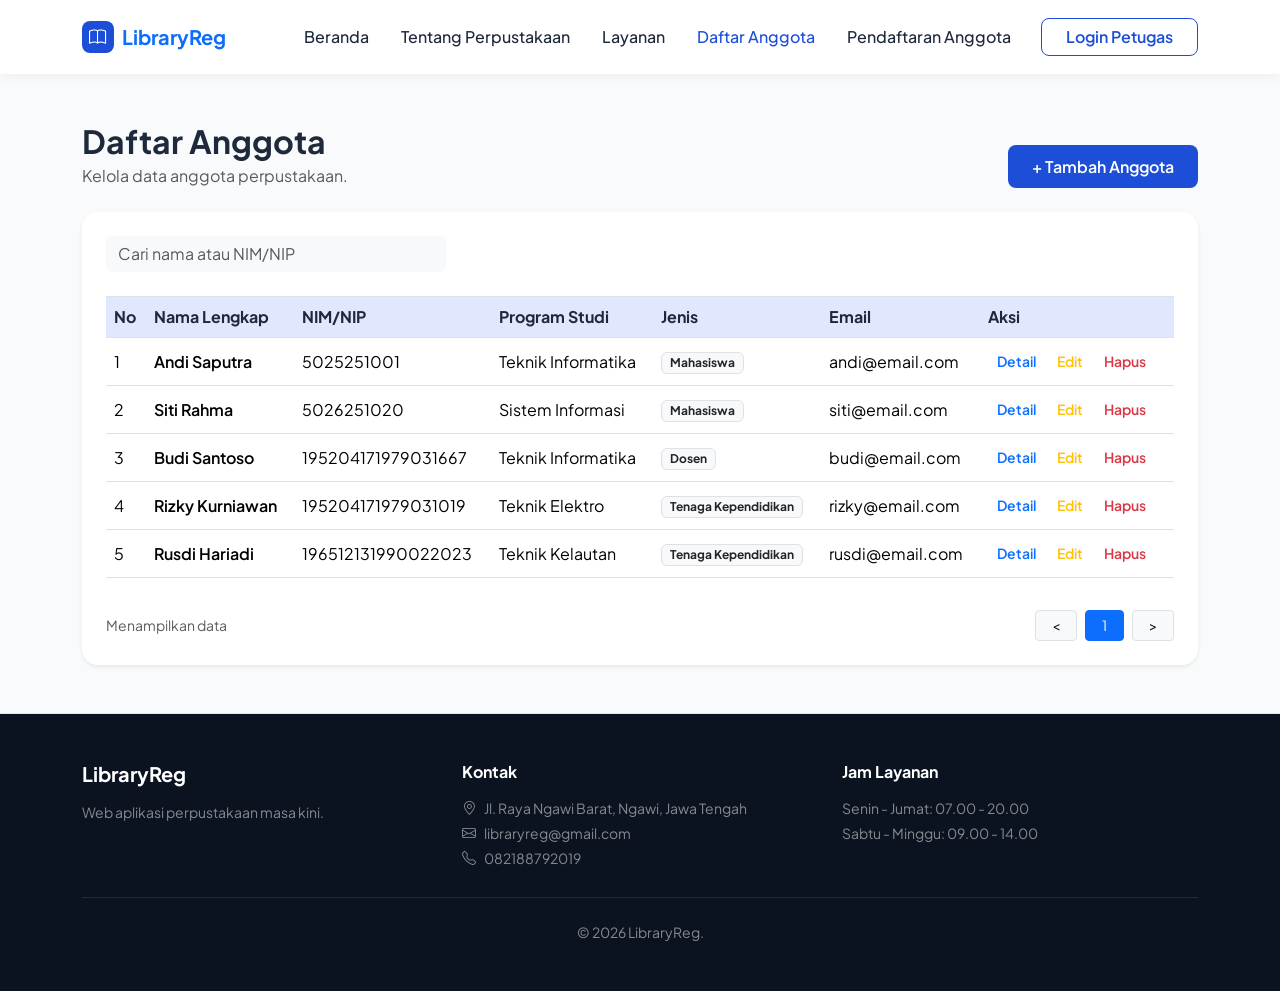
<file: anggota.html>
<!DOCTYPE html>
<html lang="id">
<head>
    <meta charset="UTF-8">
    <meta name="viewport" content="width=device-width, initial-scale=1.0">
    <title>Daftar Anggota - LibraryReg</title>
    <link href="https://cdn.jsdelivr.net/npm/bootstrap@5.3.0/dist/css/bootstrap.min.css" rel="stylesheet">
    <link rel="stylesheet" href="https://cdn.jsdelivr.net/npm/bootstrap-icons@1.10.5/font/bootstrap-icons.css">
    <link rel="stylesheet" href="style.css">
</head>
<body>
    <!-- Header -->
    <header>
        <nav class="navbar navbar-expand-lg sticky-top py-3 bg-white">
            <div class="container d-flex gap-5">
                <a class="navbar-brand d-flex align-items-center gap-2 m-0" href="index.html">
                    <div class="brand-icon">
                        <i class="bi bi-book"></i>
                    </div>
                    <h5 class="fw-bold mb-0 text-primary">LibraryReg</h5>
                </a>

                <button class="navbar-toggler border-0 shadow-none" type="button" data-bs-toggle="collapse" data-bs-target="#navMenu">
                    <span class="navbar-toggler-icon"></span>
                </button>

                <div class="collapse navbar-collapse mt-3 mt-lg-0" id="navMenu">
                    <ul class="navbar-nav mx-auto gap-2 gap-lg-3 align-items-center my-3 my-lg-0">
                        <li class="nav-item">
                            <a class="nav-link text-center d-flex align-items-center justify-content-center" href="index.html">Beranda</a>
                        </li>
                        <li class="nav-item">
                            <a class="nav-link text-center d-flex align-items-center justify-content-center" href="index.html#tentang">Tentang Perpustakaan</a>
                        </li>
                        <li class="nav-item">
                            <a class="nav-link text-center d-flex align-items-center justify-content-center" href="index.html#layanan">Layanan</a>
                        </li>
                        <li class="nav-item">
                            <a class="nav-link text-center d-flex align-items-center justify-content-center active" href="anggota.html">Daftar Anggota</a>
                        </li>
                        <li class="nav-item">
                            <a class="nav-link text-center d-flex align-items-center justify-content-center" href="pendaftaran.html">Pendaftaran Anggota</a>
                        </li>
                    </ul>

                    <div class="d-flex justify-content-center justify-content-lg-end">
                        <a href="login.html" id="navLoginBtn" class="btn btn-login-nav px-4">Login Petugas</a>
                    </div>
                </div>
            </div>
        </nav>
    </header>

    <div class="container py-5 flex-grow-1">
        <div class="d-flex justify-content-between align-items-end mb-4">
            <div>
                <h2 class="fw-bold mb-1">Daftar Anggota</h2>
                <p class="text-muted mb-0">Kelola data anggota perpustakaan.</p>
            </div>
            <a href="pendaftaran.html" class="btn btn-primary-custom">+ Tambah Anggota</a>
        </div>

        <div class="card border-0 shadow-sm p-4 rounded-4">
            <div class="row mb-4">
                <div class="col-md-4">
                    <input type="text" id="searchInput" class="form-control bg-light border-0" placeholder="Cari nama atau NIM/NIP">
                </div>
            </div>

            <div class="table-responsive">
                <table class="table table-hover border-top">
                    <thead>
                        <tr>
                            <th>No</th>
                            <th>Nama Lengkap</th>
                            <th>NIM/NIP</th>
                            <th>Program Studi</th>
                            <th>Jenis</th>
                            <th>Email</th>
                            <th>Aksi</th>
                        </tr>
                    </thead>
                    <tbody id="tableBody">
                        <!-- Data diisi oleh JS -->
                    </tbody>
                </table>
            </div>
            <div class="d-flex justify-content-between align-items-center mt-3 text-muted small">
                <span id="dataCount">Menampilkan data</span>
                <div class="d-flex gap-2">
                    <button class="btn btn-sm btn-light border px-3">&lt;</button>
                    <button class="btn btn-sm btn-primary px-3 text-white">1</button>
                    <button class="btn btn-sm btn-light border px-3">&gt;</button>
                </div>
            </div>
        </div>
    </div>

    <!-- Footer -->
    <footer class="py-5 text-white" style="background-color: #0b1320;">
        <div class="container">
            <div class="row g-4">
                <div class="col-md-4">
                    <h5 class="fw-bold text-white mb-3">LibraryReg</h5>
                    <p class="text-white-50 small">Web aplikasi perpustakaan masa kini.</p>
                </div>
                <div class="col-md-4">
                    <h6 class="fw-bold text-white mb-3">Kontak</h6>
                    <p class="text-white-50 small mb-1"><i class="bi bi-geo-alt me-2"></i>Jl. Raya Ngawi Barat, Ngawi, Jawa Tengah</p>
                    <p class="text-white-50 small mb-1"><i class="bi bi-envelope me-2"></i>libraryreg@gmail.com</p>
                    <p class="text-white-50 small mb-1"><i class="bi bi-telephone me-2"></i>082188792019</p>
                </div>
                <div class="col-md-4">
                    <h6 class="fw-bold text-white mb-3">Jam Layanan</h6>
                    <p class="text-white-50 small mb-1">Senin - Jumat: 07.00 - 20.00</p>
                    <p class="text-white-50 small mb-1">Sabtu - Minggu: 09.00 - 14.00</p>
                </div>
            </div>
            <hr class="my-4 border-secondary opacity-25">
            <div class="text-center text-white-50 small">
                &copy; 2026 LibraryReg.
            </div>
        </div>
    </footer>

    <script src="https://cdn.jsdelivr.net/npm/bootstrap@5.3.0/dist/js/bootstrap.bundle.min.js"></script>
    <script src="script.js"></script>
</body>
</html>
</file>
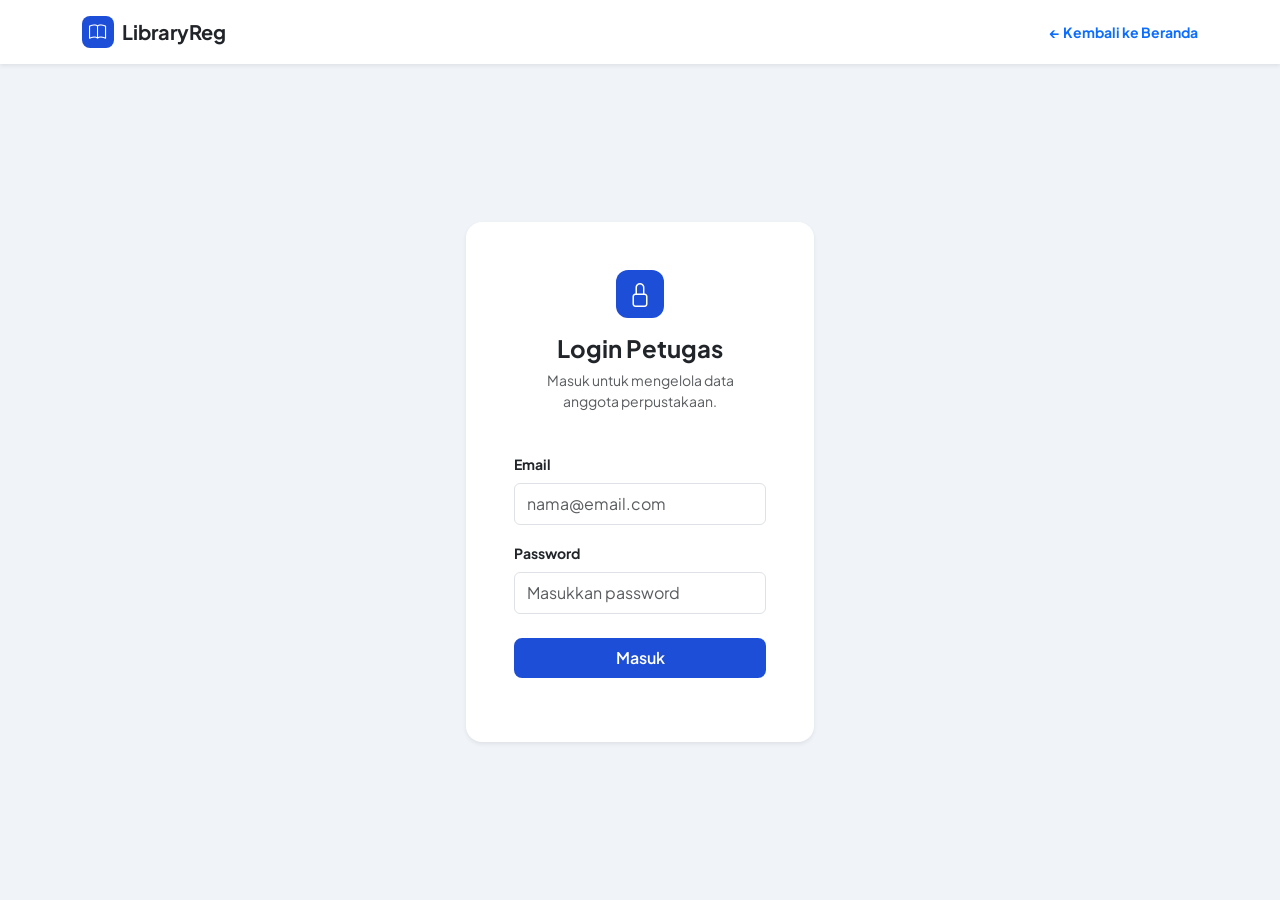
<file: login.html>
<!DOCTYPE html>
<html lang="id">
<head>
    <meta charset="UTF-8">
    <meta name="viewport" content="width=device-width, initial-scale=1.0">
    <title>Login - LibraryReg</title>
    <link href="https://cdn.jsdelivr.net/npm/bootstrap@5.3.0/dist/css/bootstrap.min.css" rel="stylesheet">
    <link rel="stylesheet" href="https://cdn.jsdelivr.net/npm/bootstrap-icons@1.10.5/font/bootstrap-icons.css">
    <link rel="stylesheet" href="style.css">
</head>
<body class="d-flex flex-column min-vh-100 login-page">

    <!-- Header Login -->
    <header class="login-header py-3 shadow-sm">
        <div class="container d-flex justify-content-between align-items-center">
            <div class="d-flex align-items-center gap-2">
                <div class="brand-icon">
                    <i class="bi bi-book"></i>
                </div>
                <h5 class="fw-bold mb-0 text-dark">LibraryReg</h5>
            </div>
            <a href="index.html" class="text-decoration-none fw-bold small text-primary">
                &larr; Kembali ke Beranda
            </a>
        </div>
    </header>

    <!-- Form Login Petugas -->
    <div class="container flex-grow-1 d-flex align-items-center justify-content-center py-5">
        <div class="row justify-content-center w-100">
            <div class="col-md-5 col-lg-4">
                <div class="card border-0 shadow-sm p-4 p-md-5 rounded-4 bg-white">
                    <div class="text-center mb-4">
                        <div class="lock-icon-box mb-3">
                            <i class="bi bi-lock"></i>
                        </div>
                        <h4 class="fw-bold mb-2">Login Petugas</h4>
                        <p class="text-muted small px-3">Masuk untuk mengelola data anggota perpustakaan.</p>
                    </div>

                    <form id="formLogin">
                        <div class="mb-3">
                            <label class="form-label fw-bold small text-dark">Email</label>
                            <input type="email" id="loginEmail" class="form-control py-2" placeholder="nama@email.com" required>
                        </div>
                        <div class="mb-4">
                            <label class="form-label fw-bold small text-dark">Password</label>
                            <input type="password" id="loginPass" class="form-control py-2" placeholder="Masukkan password" required>
                        </div>
                        
                        <button type="submit" class="btn btn-primary-custom w-100 py-2 mb-3">Masuk</button>
                        
                        <div id="loginAlert" class="alert d-none p-2 small mb-0 text-center fw-semibold text-white" role="alert"></div>
                    </form>
                </div>
            </div>
        </div>
    </div>

    <script src="script.js"></script>
</body>
</html>
</file>
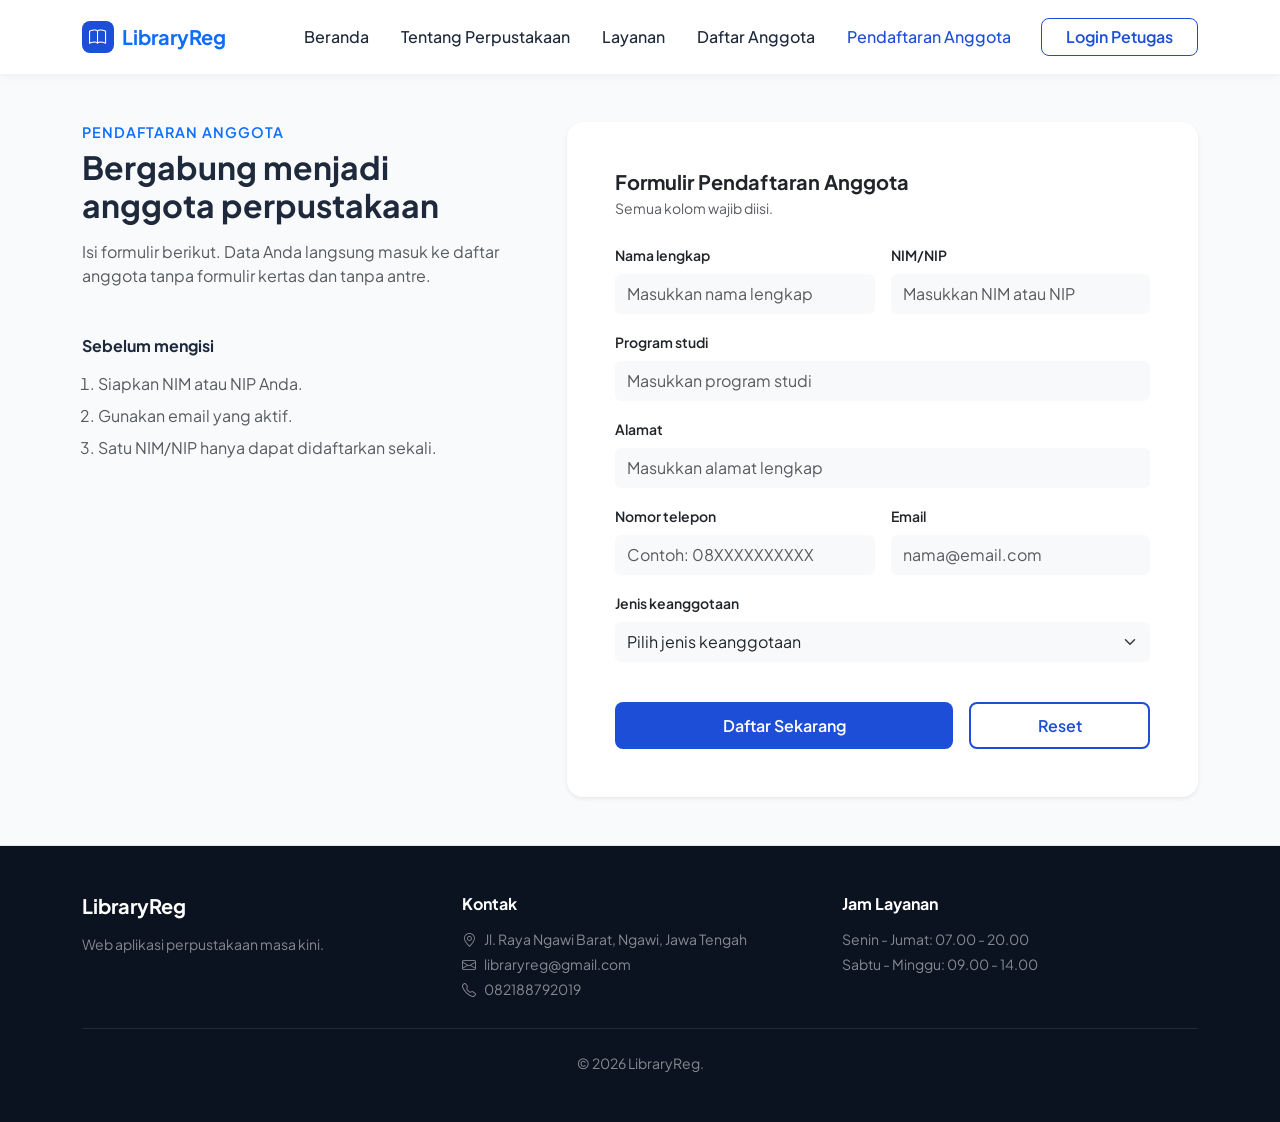
<file: pendaftaran.html>
<!DOCTYPE html>
<html lang="id">
<head>
    <meta charset="UTF-8">
    <meta name="viewport" content="width=device-width, initial-scale=1.0">
    <title>Pendaftaran - LibraryReg</title>
    <link href="https://cdn.jsdelivr.net/npm/bootstrap@5.3.0/dist/css/bootstrap.min.css" rel="stylesheet">
    <link rel="stylesheet" href="https://cdn.jsdelivr.net/npm/bootstrap-icons@1.10.5/font/bootstrap-icons.css">
    <link rel="stylesheet" href="style.css">
</head>
<body>
    <!-- Header -->
    <header>
        <nav class="navbar navbar-expand-lg sticky-top py-3 bg-white">
            <div class="container d-flex gap-5">
                <a class="navbar-brand d-flex align-items-center gap-2 m-0" href="index.html">
                    <div class="brand-icon">
                        <i class="bi bi-book"></i>
                    </div>
                    <h5 class="fw-bold mb-0 text-primary">LibraryReg</h5>
                </a>

                <button class="navbar-toggler border-0 shadow-none" type="button" data-bs-toggle="collapse" data-bs-target="#navMenu">
                    <span class="navbar-toggler-icon"></span>
                </button>

                <div class="collapse navbar-collapse mt-3 mt-lg-0" id="navMenu">
                    <ul class="navbar-nav mx-auto gap-2 gap-lg-3 align-items-center my-3 my-lg-0">
                        <li class="nav-item">
                            <a class="nav-link text-center d-flex align-items-center justify-content-center" href="index.html">Beranda</a>
                        </li>
                        <li class="nav-item">
                            <a class="nav-link text-center d-flex align-items-center justify-content-center" href="index.html#tentang">Tentang Perpustakaan</a>
                        </li>
                        <li class="nav-item">
                            <a class="nav-link text-center d-flex align-items-center justify-content-center" href="index.html#layanan">Layanan</a>
                        </li>
                        <li class="nav-item">
                            <a class="nav-link text-center d-flex align-items-center justify-content-center" href="anggota.html">Daftar Anggota</a>
                        </li>
                        <li class="nav-item">
                            <a class="nav-link text-center d-flex align-items-center justify-content-center active" href="pendaftaran.html">Pendaftaran Anggota</a>
                        </li>
                    </ul>

                    <div class="d-flex justify-content-center justify-content-lg-end">
                        <a href="login.html" id="navLoginBtn" class="btn btn-login-nav px-4">Login Petugas</a>
                    </div>
                </div>
            </div>
        </nav>
    </header>

    <div class="container py-5 flex-grow-1">
        <div class="row align-items-start g-5">
            <div class="col-lg-5">
                <p class="subtitle-hero text-primary mb-1">PENDAFTARAN ANGGOTA</p>
                <h2 class="fw-bold mb-3">Bergabung menjadi anggota perpustakaan</h2>
                <p class="text-muted mb-4">Isi formulir berikut. Data Anda langsung masuk ke daftar anggota tanpa formulir kertas dan tanpa antre.</p>
                
                <h6 class="fw-bold mt-5 mb-3">Sebelum mengisi</h6>
                <ol class="text-muted ps-3">
                    <li class="mb-2">Siapkan NIM atau NIP Anda.</li>
                    <li class="mb-2">Gunakan email yang aktif.</li>
                    <li class="mb-2">Satu NIM/NIP hanya dapat didaftarkan sekali.</li>
                </ol>
            </div>
            <div class="col-lg-7">
                <div class="card border-0 shadow-sm p-4 p-md-5 rounded-4 bg-white">
                    <h5 class="fw-bold mb-1">Formulir Pendaftaran Anggota</h5>
                    <p class="text-muted small mb-4">Semua kolom wajib diisi.</p>

                    <form id="formPendaftaran">
                        <div class="row g-3">
                            <div class="col-md-6">
                                <label class="form-label fw-semibold small">Nama lengkap</label>
                                <input type="text" id="regNama" class="form-control bg-light border-0 py-2" placeholder="Masukkan nama lengkap" required>
                            </div>
                            <div class="col-md-6">
                                <label class="form-label fw-semibold small">NIM/NIP</label>
                                <input type="text" id="regNim" class="form-control bg-light border-0 py-2" placeholder="Masukkan NIM atau NIP" required>
                            </div>
                            <div class="col-12">
                                <label class="form-label fw-semibold small">Program studi</label>
                                <input type="text" id="regProdi" class="form-control bg-light border-0 py-2" placeholder="Masukkan program studi" required>
                            </div>
                            <div class="col-12">
                                <label class="form-label fw-semibold small">Alamat</label>
                                <input type="text" id="regAlamat" class="form-control bg-light border-0 py-2" placeholder="Masukkan alamat lengkap" required>
                            </div>
                            <div class="col-md-6">
                                <label class="form-label fw-semibold small">Nomor telepon</label>
                                <input type="tel" id="regTelepon" class="form-control bg-light border-0 py-2" placeholder="Contoh: 08XXXXXXXXXX" required>
                            </div>
                            <div class="col-md-6">
                                <label class="form-label fw-semibold small">Email</label>
                                <input type="email" id="regEmail" class="form-control bg-light border-0 py-2" placeholder="nama@email.com" required>
                            </div>
                            <div class="col-12 mb-4">
                                <label class="form-label fw-semibold small">Jenis keanggotaan</label>
                                <select id="regJenis" class="form-select bg-light border-0 py-2" required>
                                    <option value="" hidden>Pilih jenis keanggotaan</option>
                                    <option value="Mahasiswa">Mahasiswa</option>
                                    <option value="Dosen">Dosen</option>
                                    <option value="Tenaga Kependidikan">Tenaga Kependidikan</option>
                                </select>
                            </div>
                            <div class="col-12 d-flex gap-3">
                                <button type="submit" class="btn btn-primary-custom w-100">Daftar Sekarang</button>
                                <button type="reset" id="btnReset" class="btn btn-outline-custom w-50">Reset</button>
                            </div>
                        </div>
                    </form>
                    <div id="notifBox" class="alert d-none mt-3" role="alert"></div>
                </div>
            </div>
        </div>
    </div>

    <!-- Footer -->
    <footer class="py-5 text-white" style="background-color: #0b1320;">
        <div class="container">
            <div class="row g-4">
                <div class="col-md-4">
                    <h5 class="fw-bold text-white mb-3">LibraryReg</h5>
                    <p class="text-white-50 small">Web aplikasi perpustakaan masa kini.</p>
                </div>
                <div class="col-md-4">
                    <h6 class="fw-bold text-white mb-3">Kontak</h6>
                    <p class="text-white-50 small mb-1"><i class="bi bi-geo-alt me-2"></i>Jl. Raya Ngawi Barat, Ngawi, Jawa Tengah</p>
                    <p class="text-white-50 small mb-1"><i class="bi bi-envelope me-2"></i>libraryreg@gmail.com</p>
                    <p class="text-white-50 small mb-1"><i class="bi bi-telephone me-2"></i>082188792019</p>
                </div>
                <div class="col-md-4">
                    <h6 class="fw-bold text-white mb-3">Jam Layanan</h6>
                    <p class="text-white-50 small mb-1">Senin - Jumat: 07.00 - 20.00</p>
                    <p class="text-white-50 small mb-1">Sabtu - Minggu: 09.00 - 14.00</p>
                </div>
            </div>
            <hr class="my-4 border-secondary opacity-25">
            <div class="text-center text-white-50 small">
                &copy; 2026 LibraryReg.
            </div>
        </div>
    </footer>

    <script src="https://cdn.jsdelivr.net/npm/bootstrap@5.3.0/dist/js/bootstrap.bundle.min.js"></script>
    <script src="script.js"></script>
</body>
</html>
</file>
<file: style.css>
@import url('https://fonts.googleapis.com/css2?family=Plus+Jakarta+Sans:wght@400;500;600;700;800&display=swap');

:root {
    --primary: #1d4ed8;
    --primary-hover: #1e3a8a;
    --text-dark: #1e293b;
    --text-muted: #64748b;
    --bg-light: #f8fafc;
    --bg-blue-light: #e0e7ff;
}

body {
    font-family: 'Plus Jakarta Sans', sans-serif;
    color: var(--text-dark);
    background-color: var(--bg-light);
    display: flex;
    flex-direction: column;
    min-height: 100vh;
}

/* Navbar */
.navbar {
    background-color: #ffffff;
    box-shadow: 0 2px 10px rgba(0,0,0,0.05);
}
.navbar-brand {
    font-weight: 800;
    color: var(--primary) !important;
}
.nav-link {
    font-weight: 500;
    color: var(--text-dark) !important;
}
.nav-link:hover, .nav-link.active {
    color: var(--primary) !important;
}
.btn-login-nav {
    border: 1px solid var(--primary);
    color: var(--primary);
    border-radius: 8px;
    font-weight: 600;
}
.btn-login-nav:hover {
    background-color: var(--primary);
    color: #fff;
}

/* Tombol Kustom */
.btn-primary-custom {
    background-color: var(--primary);
    color: white;
    border: none;
    border-radius: 8px;
    font-weight: 600;
    padding: 0.6rem 1.5rem;
}
.btn-primary-custom:hover {
    background-color: var(--primary-hover);
    color: white;
}
.btn-outline-custom {
    border: 2px solid var(--primary);
    color: var(--primary);
    border-radius: 8px;
    font-weight: 600;
    padding: 0.6rem 1.5rem;
}
.btn-outline-custom:hover {
    background-color: var(--bg-blue-light);
}

/* Section Halaman Utama */
.hero-section {
    background-color: var(--bg-blue-light);
    border-radius: 24px;
    padding: 4rem 3rem;
    margin-top: 2rem;
}
.subtitle-hero {
    color: var(--text-muted);
    font-weight: 600;
    letter-spacing: 1px;
    font-size: 0.9rem;
}
.stats-number {
    font-size: 2.5rem;
    font-weight: 800;
    color: var(--primary);
}

/* Footer */
footer {
    background-color: #ffffff;
    border-top: 1px solid #e2e8f0;
    margin-top: auto;
}

/* Tabel */
.table th { background-color: var(--bg-blue-light); color: var(--text-dark); }
.badge-role { font-size: 0.85rem; padding: 0.4rem 0.6rem; border-radius: 6px; }

/* Halaman Login */
body.login-page {
    background-color: #f0f4f9;
}
.login-header {
    background-color: #ffffff;
}
.brand-icon {
    width: 32px;
    height: 32px;
    background-color: var(--primary);
    color: white;
    border-radius: 8px;
    display: flex;
    align-items: center;
    justify-content: center;
    font-size: 1.1rem;
}
.lock-icon-box {
    width: 48px;
    height: 48px;
    background-color: var(--primary);
    color: white;
    border-radius: 12px;
    display: flex;
    align-items: center;
    justify-content: center;
    font-size: 1.5rem;
    margin: 0 auto;
}
#loginAlert.alert-danger {
    background-color: #b91c1c !important;
    color: white !important;
    border: none;
}
#loginAlert.alert-success {
    background-color: #15803d !important;
    color: white !important;
    border: none;
}
</file>
